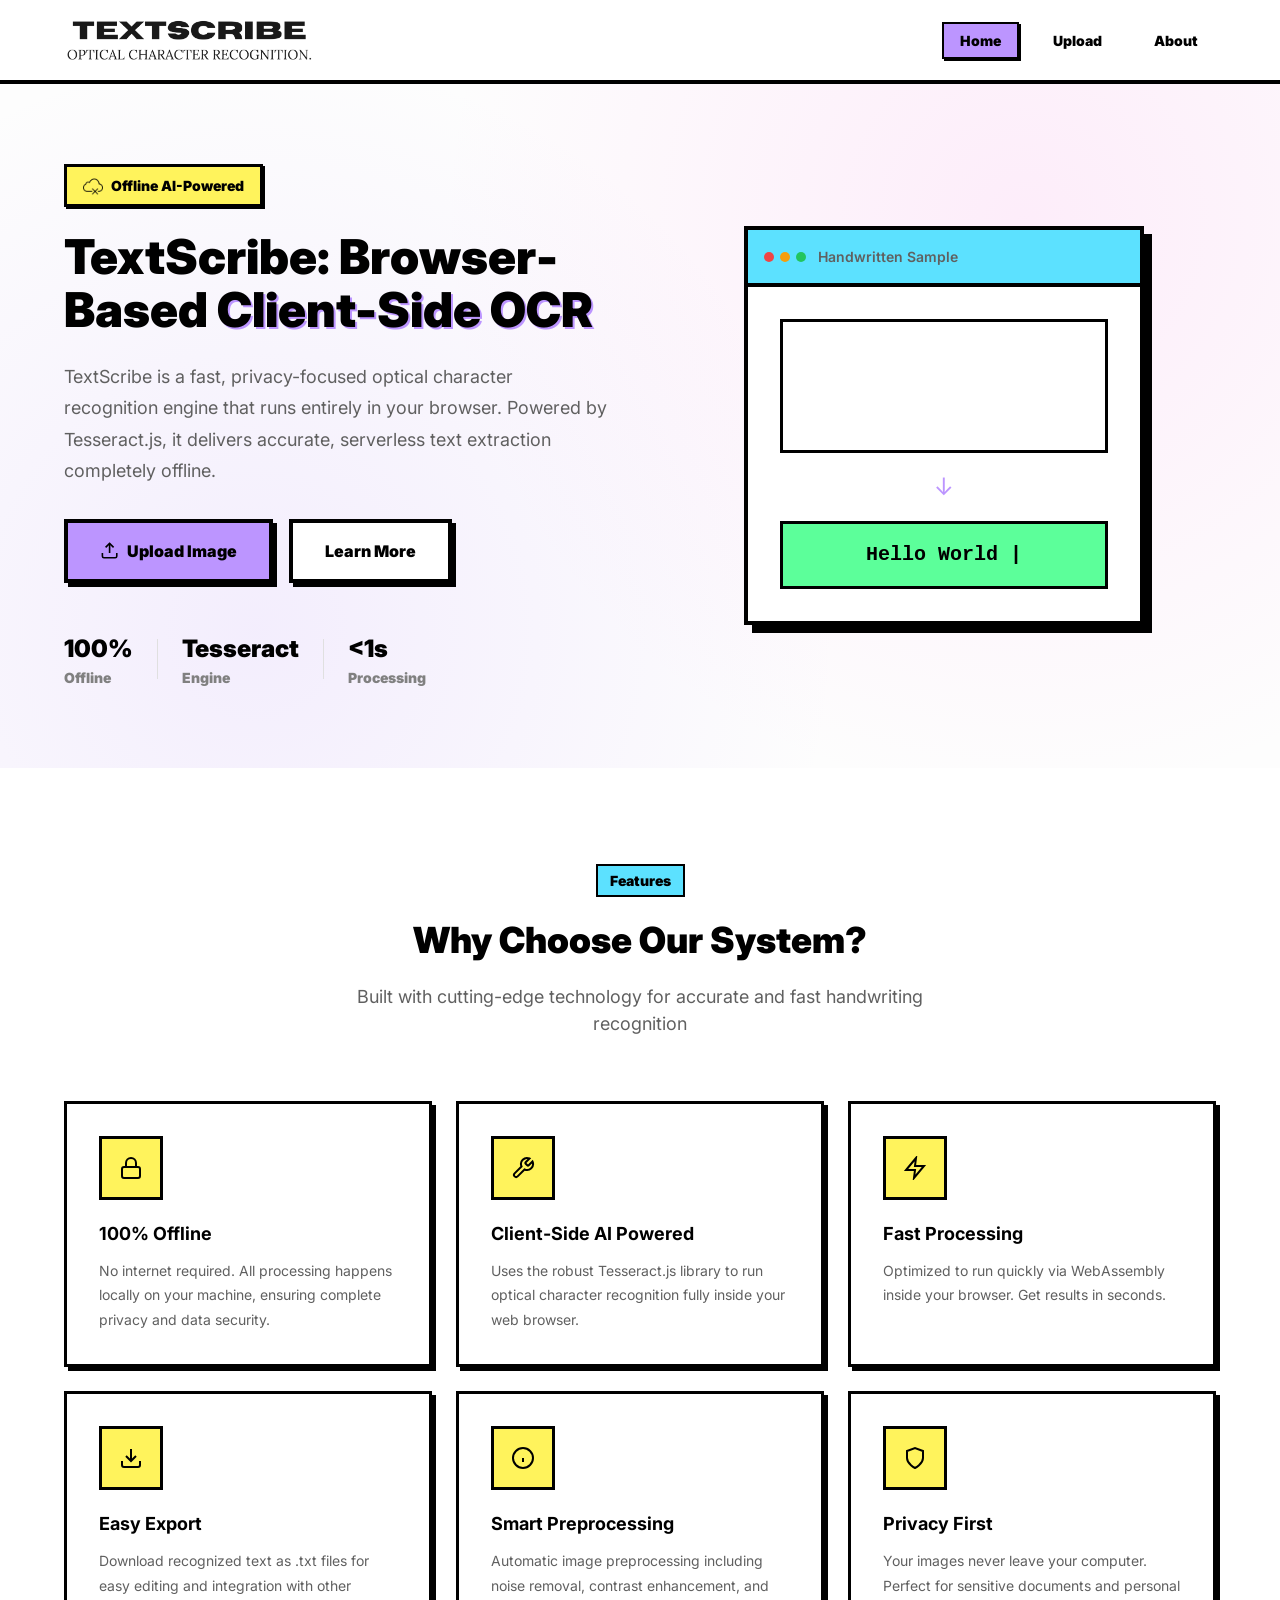
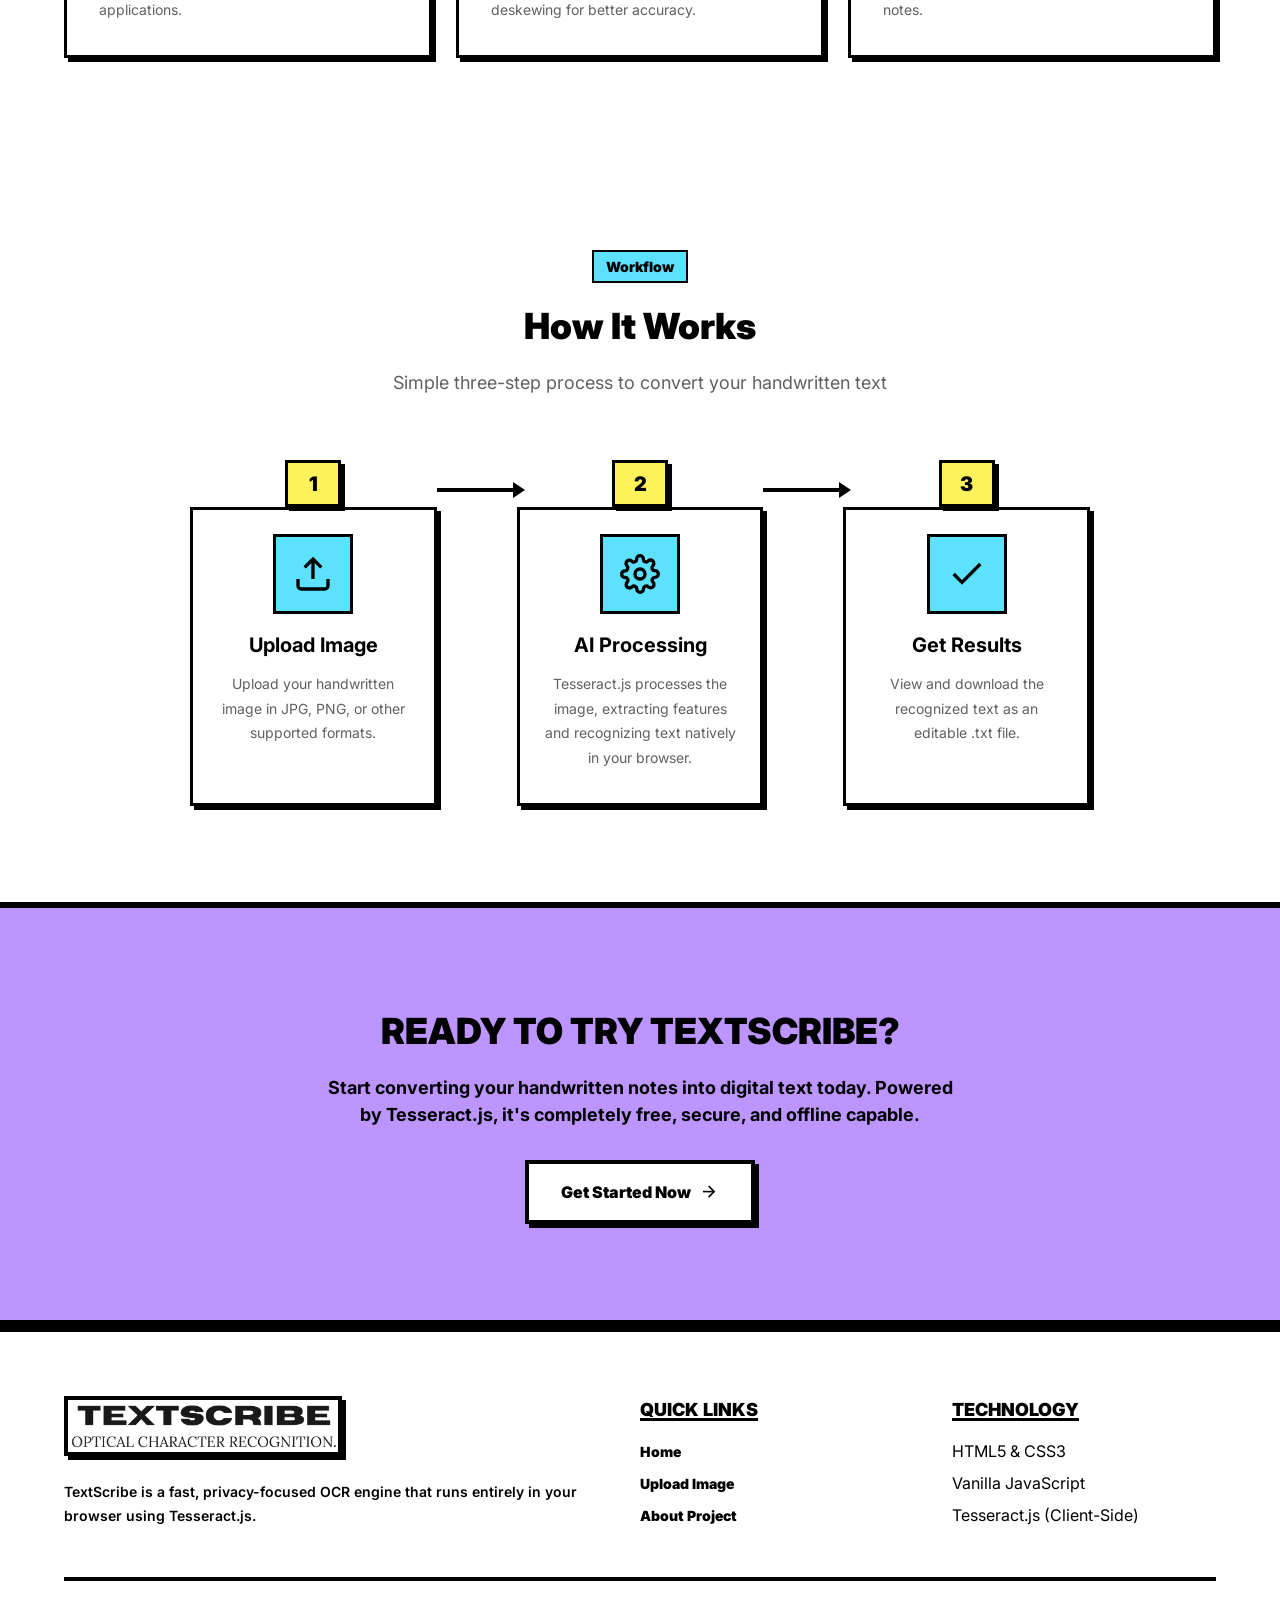
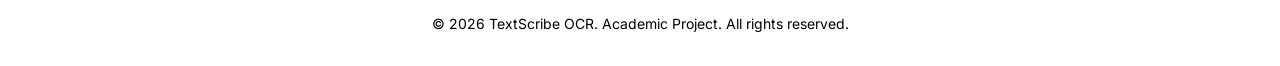
<file: index.html>
<!DOCTYPE html>
<html lang="en">

<head>
    <meta charset="UTF-8">
    <meta name="viewport" content="width=device-width, initial-scale=1.0">
    <meta name="description"
        content="TextScribe is a fast, privacy-focused optical character recognition engine that runs entirely in your browser using Tesseract.js.">
    <title>Home - TextScribe OCR</title>

    <!-- Google Fonts -->
    <link rel="preconnect" href="https://fonts.googleapis.com">
    <link rel="preconnect" href="https://fonts.gstatic.com" crossorigin>
    <link href="https://fonts.googleapis.com/css2?family=Inter:wght@300;400;500;600;700&display=swap" rel="stylesheet">

    <!-- Custom CSS -->
    <link rel="stylesheet" href="css/style.css">

    
</head>

<body>
    <!-- Navigation -->
    <nav class="navbar">
        <div class="container">
            <a href="index.html" class="nav-brand">
                <img src="assets/logo.png" alt="TextScribe OCR Logo"
                    class="nav-logo-img">
            </a>

            <button class="nav-toggle" id="navToggle" aria-label="Toggle navigation">
                <span></span>
                <span></span>
                <span></span>
            </button>

            <ul class="nav-menu" id="navMenu">
                <li class="nav-item">
                    <a href="index.html"
                        class="nav-link active">
                        Home
                    </a>
                </li>
                <li class="nav-item">
                    <a href="upload.html"
                        class="nav-link ">
                        Upload
                    </a>
                </li>
                <li class="nav-item">
                    <a href="about.html"
                        class="nav-link ">
                        About
                    </a>
                </li>

            </ul>
        </div>
    </nav>

    <!-- Main Content -->
    <main class="main-content">
        
<!-- Hero Section -->
<section class="hero">
    <div class="hero-bg-pattern"></div>
    <div class="container">
        <div class="hero-content">
            <div class="hero-badge">

                <span class="badge-icon">
                    <img src="assets/offline.png" alt="Offline"
                        style="width:20px; height:20px;">
                </span>
                <span>Offline AI-Powered</span>
            </div>
            <h1 class="hero-title">
                TextScribe: Browser-Based
                <span class="gradient-text">Client-Side OCR</span>
            </h1>
            <p class="hero-description">
                TextScribe is a fast, privacy-focused optical character recognition engine that runs entirely in your browser. Powered by Tesseract.js, it delivers accurate, serverless text extraction completely offline.
            </p>
            <div class="hero-actions">
                <a href="upload.html" class="btn btn-primary btn-lg">
                    <svg viewBox="0 0 24 24" fill="none" stroke="currentColor" stroke-width="2" width="20" height="20">
                        <path d="M21 15v4a2 2 0 0 1-2 2H5a2 2 0 0 1-2-2v-4" />
                        <polyline points="17 8 12 3 7 8" />
                        <line x1="12" y1="3" x2="12" y2="15" />
                    </svg>
                    Upload Image
                </a>
                <a href="about.html" class="btn btn-outline btn-lg">
                    Learn More
                </a>
            </div>

            <!-- Stats -->
            <div class="hero-stats">
                <div class="stat-item">
                    <span class="stat-value">100%</span>
                    <span class="stat-label">Offline</span>
                </div>
                <div class="stat-divider"></div>
                <div class="stat-item">
                    <span class="stat-value">Tesseract</span>
                    <span class="stat-label">Engine</span>
                </div>
                <div class="stat-divider"></div>
                <div class="stat-item">
                    <span class="stat-value">&lt;1s</span>
                    <span class="stat-label">Processing</span>
                </div>
            </div>
        </div>

        <!-- Hero Visual -->
        <div class="hero-visual">
            <div class="demo-card">
                <div class="demo-card-header">
                    <div class="demo-dots">
                        <span></span>
                        <span></span>
                        <span></span>
                    </div>
                    <span class="demo-title">Handwritten Sample</span>
                </div>
                <div class="demo-card-body">
                    <div class="handwriting-sample">
                        <svg viewBox="0 0 300 100" class="handwriting-svg">
                            <!-- Simulated handwritten text paths -->
                            <path class="handwriting-path" d="M10 50 Q 30 20, 50 50 T 90 50" />
                            <path class="handwriting-path" d="M100 40 Q 120 30, 130 45 T 150 50" />
                            <path class="handwriting-path" d="M160 45 Q 180 25, 200 45 T 240 50" />
                            <path class="handwriting-path" d="M250 40 Q 270 30, 290 45" />
                        </svg>
                    </div>
                    <div class="arrow-down">↓</div>
                    <div class="digital-output">
                        <span class="typing-text">Hello World</span>
                        <span class="cursor">|</span>
                    </div>
                </div>
            </div>
        </div>
    </div>
</section>

<!-- Features Section -->
<section class="features">
    <div class="container">
        <div class="section-header">
            <span class="section-tag">Features</span>
            <h2 class="section-title">Why Choose Our System?</h2>
            <p class="section-description">
                Built with cutting-edge technology for accurate and fast handwriting recognition
            </p>
        </div>

        <div class="features-grid">
            <div class="feature-card">
                <div class="feature-icon">
                    <svg viewBox="0 0 24 24" fill="none" stroke="currentColor" stroke-width="2">
                        <rect x="3" y="11" width="18" height="11" rx="2" ry="2" />
                        <path d="M7 11V7a5 5 0 0 1 10 0v4" />
                    </svg>
                </div>
                <h3 class="feature-title">100% Offline</h3>
                <p class="feature-description">
                    No internet required. All processing happens locally on your machine,
                    ensuring complete privacy and data security.
                </p>
            </div>

            <div class="feature-card">
                <div class="feature-icon">
                    <svg viewBox="0 0 24 24" fill="none" stroke="currentColor" stroke-width="2">
                        <path
                            d="M14.7 6.3a1 1 0 0 0 0 1.4l1.6 1.6a1 1 0 0 0 1.4 0l3.77-3.77a6 6 0 0 1-7.94 7.94l-6.91 6.91a2.12 2.12 0 0 1-3-3l6.91-6.91a6 6 0 0 1 7.94-7.94l-3.76 3.76z" />
                    </svg>
                </div>
                <h3 class="feature-title">Client-Side AI Powered</h3>
                <p class="feature-description">
                    Uses the robust Tesseract.js library to run optical character recognition
                    fully inside your web browser.
                </p>
            </div>

            <div class="feature-card">
                <div class="feature-icon">
                    <svg viewBox="0 0 24 24" fill="none" stroke="currentColor" stroke-width="2">
                        <path d="M13 2L3 14h9l-1 8 10-12h-9l1-8z" />
                    </svg>
                </div>
                <h3 class="feature-title">Fast Processing</h3>
                <p class="feature-description">
                    Optimized to run quickly via WebAssembly inside your browser.
                    Get results in seconds.
                </p>
            </div>

            <div class="feature-card">
                <div class="feature-icon">
                    <svg viewBox="0 0 24 24" fill="none" stroke="currentColor" stroke-width="2">
                        <path d="M21 15v4a2 2 0 0 1-2 2H5a2 2 0 0 1-2-2v-4" />
                        <polyline points="7 10 12 15 17 10" />
                        <line x1="12" y1="15" x2="12" y2="3" />
                    </svg>
                </div>
                <h3 class="feature-title">Easy Export</h3>
                <p class="feature-description">
                    Download recognized text as .txt files for easy editing
                    and integration with other applications.
                </p>
            </div>

            <div class="feature-card">
                <div class="feature-icon">
                    <svg viewBox="0 0 24 24" fill="none" stroke="currentColor" stroke-width="2">
                        <circle cx="12" cy="12" r="10" />
                        <line x1="12" y1="16" x2="12" y2="12" />
                        <line x1="12" y1="8" x2="12.01" y2="8" />
                    </svg>
                </div>
                <h3 class="feature-title">Smart Preprocessing</h3>
                <p class="feature-description">
                    Automatic image preprocessing including noise removal,
                    contrast enhancement, and deskewing for better accuracy.
                </p>
            </div>

            <div class="feature-card">
                <div class="feature-icon">
                    <svg viewBox="0 0 24 24" fill="none" stroke="currentColor" stroke-width="2">
                        <path d="M12 22s8-4 8-10V5l-8-3-8 3v7c0 6 8 10 8 10z" />
                    </svg>
                </div>
                <h3 class="feature-title">Privacy First</h3>
                <p class="feature-description">
                    Your images never leave your computer. Perfect for sensitive
                    documents and personal notes.
                </p>
            </div>
        </div>
    </div>
</section>

<!-- How It Works Section -->
<section class="how-it-works">
    <div class="container">
        <div class="section-header">
            <span class="section-tag">Workflow</span>
            <h2 class="section-title">How It Works</h2>
            <p class="section-description">
                Simple three-step process to convert your handwritten text
            </p>
        </div>

        <div class="steps">
            <div class="step">
                <div class="step-number">1</div>
                <div class="step-content">
                    <div class="step-icon">
                        <svg viewBox="0 0 24 24" fill="none" stroke="currentColor" stroke-width="2">
                            <path d="M21 15v4a2 2 0 0 1-2 2H5a2 2 0 0 1-2-2v-4" />
                            <polyline points="17 8 12 3 7 8" />
                            <line x1="12" y1="3" x2="12" y2="15" />
                        </svg>
                    </div>
                    <h3 class="step-title">Upload Image</h3>
                    <p class="step-description">
                        Upload your handwritten image in JPG, PNG, or other supported formats.
                    </p>
                </div>
            </div>

            <div class="step-connector"></div>

            <div class="step">
                <div class="step-number">2</div>
                <div class="step-content">
                    <div class="step-icon">
                        <svg viewBox="0 0 24 24" fill="none" stroke="currentColor" stroke-width="2">
                            <circle cx="12" cy="12" r="3" />
                            <path
                                d="M19.4 15a1.65 1.65 0 0 0 .33 1.82l.06.06a2 2 0 0 1 0 2.83 2 2 0 0 1-2.83 0l-.06-.06a1.65 1.65 0 0 0-1.82-.33 1.65 1.65 0 0 0-1 1.51V21a2 2 0 0 1-2 2 2 2 0 0 1-2-2v-.09A1.65 1.65 0 0 0 9 19.4a1.65 1.65 0 0 0-1.82.33l-.06.06a2 2 0 0 1-2.83 0 2 2 0 0 1 0-2.83l.06-.06a1.65 1.65 0 0 0 .33-1.82 1.65 1.65 0 0 0-1.51-1H3a2 2 0 0 1-2-2 2 2 0 0 1 2-2h.09A1.65 1.65 0 0 0 4.6 9a1.65 1.65 0 0 0-.33-1.82l-.06-.06a2 2 0 0 1 0-2.83 2 2 0 0 1 2.83 0l.06.06a1.65 1.65 0 0 0 1.82.33H9a1.65 1.65 0 0 0 1-1.51V3a2 2 0 0 1 2-2 2 2 0 0 1 2 2v.09a1.65 1.65 0 0 0 1 1.51 1.65 1.65 0 0 0 1.82-.33l.06-.06a2 2 0 0 1 2.83 0 2 2 0 0 1 0 2.83l-.06.06a1.65 1.65 0 0 0-.33 1.82V9a1.65 1.65 0 0 0 1.51 1H21a2 2 0 0 1 2 2 2 2 0 0 1-2 2h-.09a1.65 1.65 0 0 0-1.51 1z" />
                        </svg>
                    </div>
                    <h3 class="step-title">AI Processing</h3>
                    <p class="step-description">
                        Tesseract.js processes the image, extracting features and recognizing text natively in your browser.
                    </p>
                </div>
            </div>

            <div class="step-connector"></div>

            <div class="step">
                <div class="step-number">3</div>
                <div class="step-content">
                    <div class="step-icon">
                        <svg viewBox="0 0 24 24" fill="none" stroke="currentColor" stroke-width="2">
                            <polyline points="20 6 9 17 4 12" />
                        </svg>
                    </div>
                    <h3 class="step-title">Get Results</h3>
                    <p class="step-description">
                        View and download the recognized text as an editable .txt file.
                    </p>
                </div>
            </div>
        </div>
    </div>
</section>

<!-- CTA Section -->
<section class="cta">
    <div class="container">
        <div class="cta-content">
            <h2 class="cta-title">Ready to Try TextScribe?</h2>
            <p class="cta-description">
                Start converting your handwritten notes into digital text today.
                Powered by Tesseract.js, it's completely free, secure, and offline capable.
            </p>
            <a href="upload.html" class="btn btn-white btn-lg">
                Get Started Now
                <svg viewBox="0 0 24 24" fill="none" stroke="currentColor" stroke-width="2" width="20" height="20">
                    <line x1="5" y1="12" x2="19" y2="12" />
                    <polyline points="12 5 19 12 12 19" />
                </svg>
            </a>
        </div>
    </div>
</section>

    </main>

    <!-- Footer -->
    <footer class="footer">
        <div class="container">
            <div class="footer-content">
                <div class="footer-section">
                    <img src="assets/logo.png" alt="TextScribe OCR Logo"
                        class="footer-logo-img">
                    <p>TextScribe is a fast, privacy-focused OCR engine that runs entirely in your browser using Tesseract.js.</p>
                </div>
                <div class="footer-section">
                    <h4>Quick Links</h4>
                    <ul>
                        <li><a href="index.html">Home</a></li>
                        <li><a href="upload.html">Upload Image</a></li>
                        <li><a href="about.html">About Project</a></li>
                    </ul>
                </div>
                <div class="footer-section">
                    <h4>Technology</h4>
                    <ul>
                        <li>HTML5 & CSS3</li>
                        <li>Vanilla JavaScript</li>
                        <li>Tesseract.js (Client-Side)</li>
                    </ul>
                </div>
            </div>
            <div class="footer-bottom">
                <p>&copy; 2026 TextScribe OCR. Academic Project. All rights reserved.</p>
            </div>
        </div>
    </footer>

    <!-- Toast Container for Notifications -->
    <div class="toast-container" id="toastContainer"></div>

    <!-- Loading Overlay -->
    <div class="loading-overlay" id="loadingOverlay">
        <div class="loading-spinner">
            <div class="spinner"></div>
            <p>Processing your image...</p>
        </div>
    </div>

    <!-- Common JavaScript -->
    <script src="js/main.js"></script>

    
</body>

</html>
</file>
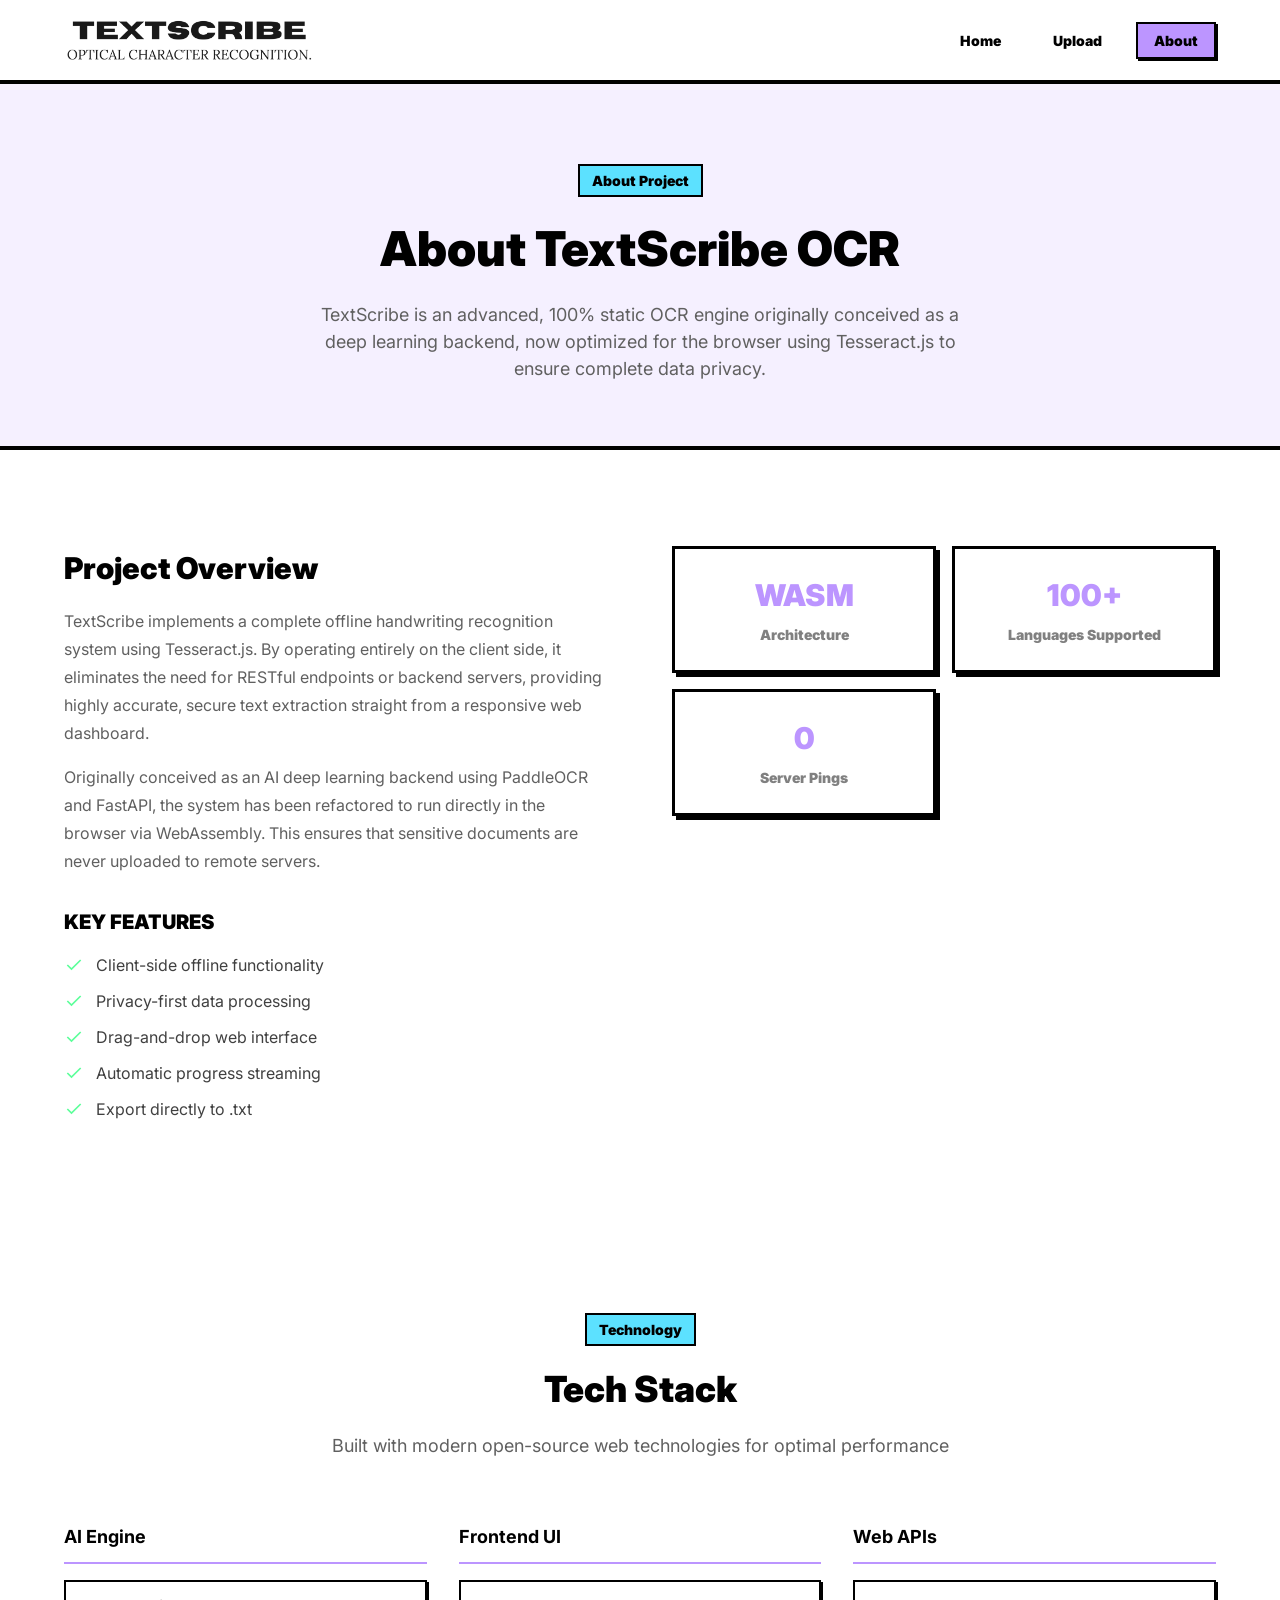
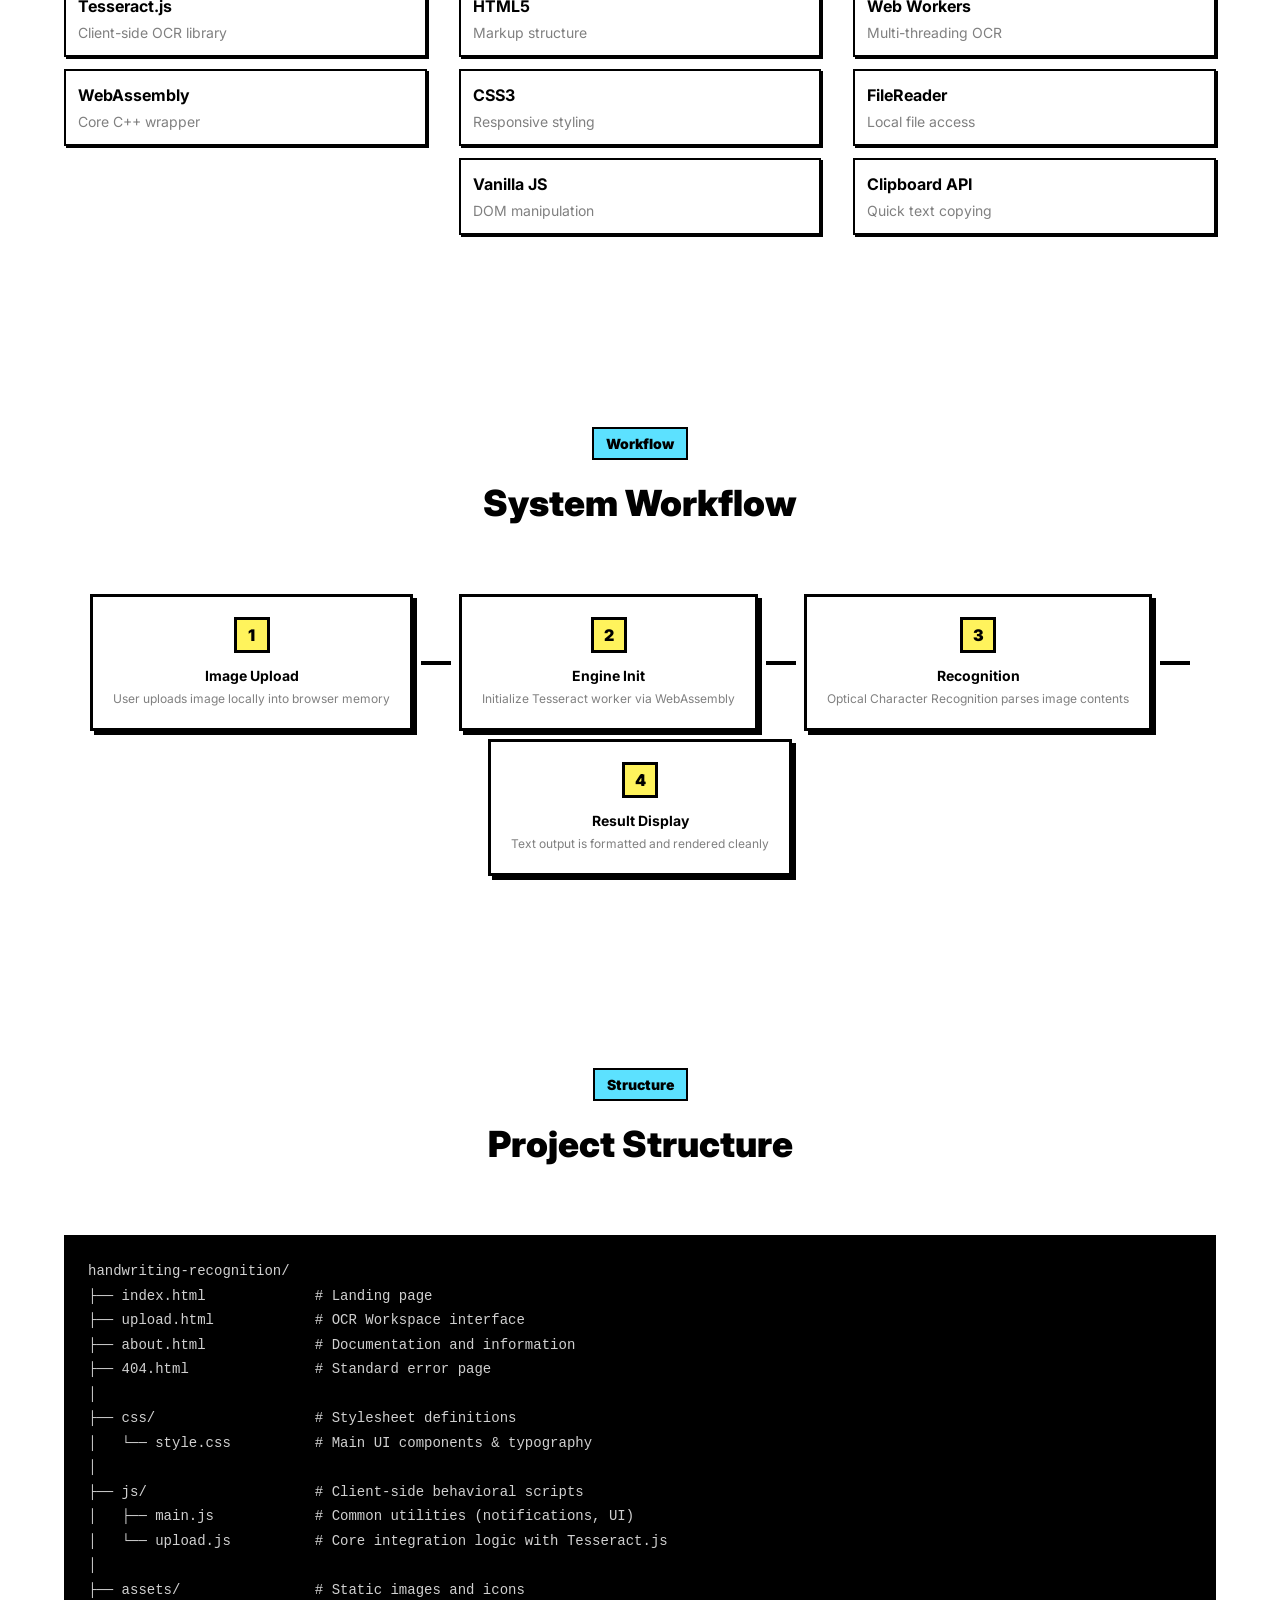
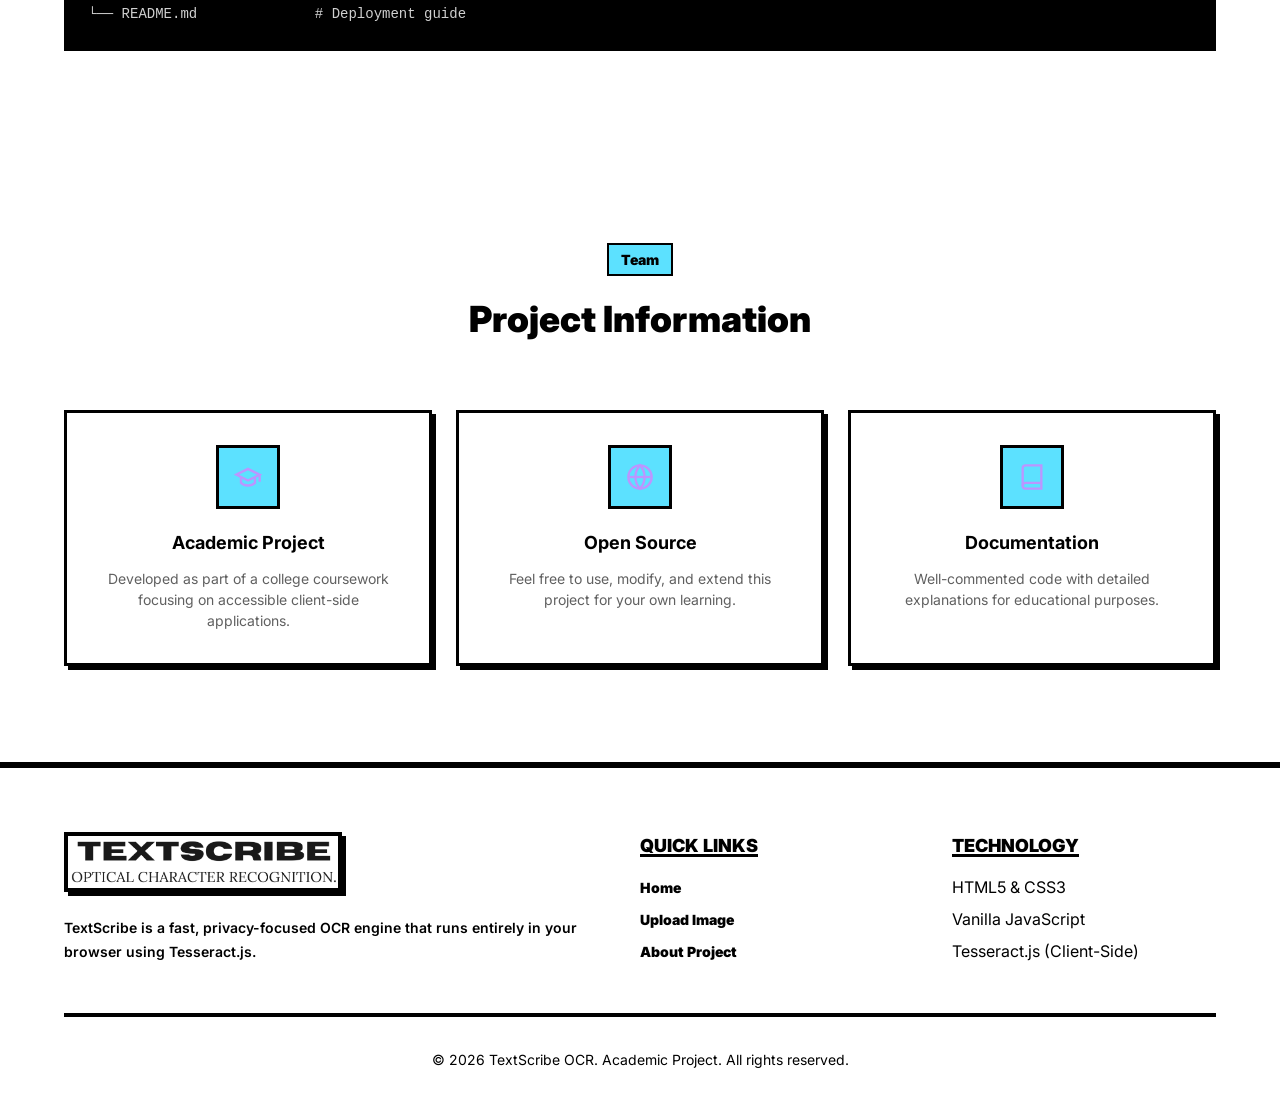
<file: about.html>
<!DOCTYPE html>
<html lang="en">

<head>
    <meta charset="UTF-8">
    <meta name="viewport" content="width=device-width, initial-scale=1.0">
    <meta name="description"
        content="TextScribe is a fast, privacy-focused optical character recognition engine that runs entirely in your browser using Tesseract.js.">
    <title>About - TextScribe OCR</title>

    <!-- Google Fonts -->
    <link rel="preconnect" href="https://fonts.googleapis.com">
    <link rel="preconnect" href="https://fonts.gstatic.com" crossorigin>
    <link href="https://fonts.googleapis.com/css2?family=Inter:wght@300;400;500;600;700&display=swap" rel="stylesheet">

    <!-- Custom CSS -->
    <link rel="stylesheet" href="css/style.css">


</head>

<body>
    <!-- Navigation -->
    <nav class="navbar">
        <div class="container">
            <a href="index.html" class="nav-brand">
                <img src="assets/logo.png" alt="TextScribe OCR Logo" class="nav-logo-img">
            </a>

            <button class="nav-toggle" id="navToggle" aria-label="Toggle navigation">
                <span></span>
                <span></span>
                <span></span>
            </button>

            <ul class="nav-menu" id="navMenu">
                <li class="nav-item">
                    <a href="index.html" class="nav-link ">
                        Home
                    </a>
                </li>
                <li class="nav-item">
                    <a href="upload.html" class="nav-link ">
                        Upload
                    </a>
                </li>
                <li class="nav-item">
                    <a href="about.html" class="nav-link active">
                        About
                    </a>
                </li>

            </ul>
        </div>
    </nav>

    <!-- Main Content -->
    <main class="main-content">

        <!-- About Hero -->
        <section class="about-hero">
            <div class="container">
                <div class="about-hero-content">
                    <span class="section-tag">About Project</span>
                    <h1 class="about-hero-title">About TextScribe OCR</h1>
                    <p class="about-hero-description">
                        TextScribe is an advanced, 100% static OCR engine originally conceived as a deep learning backend, now optimized for the browser using Tesseract.js to ensure complete data privacy.
                    </p>
                </div>
            </div>
        </section>

        <!-- Project Overview -->
        <section class="project-overview">
            <div class="container">
                <div class="overview-grid">
                    <div class="overview-content">
                        <h2>Project Overview</h2>
                        <p>
                            TextScribe implements a complete offline handwriting recognition system using Tesseract.js. By operating entirely on the client side, it eliminates the need for RESTful endpoints or backend servers, providing highly accurate, secure text extraction straight from a responsive web dashboard.
                        </p>
                        <p>
                            Originally conceived as an AI deep learning backend using PaddleOCR and FastAPI, the system has been refactored to run directly in the browser via WebAssembly. This ensures that sensitive documents are never uploaded to remote servers.
                        </p>

                        <h3>Key Features</h3>
                        <ul class="feature-list">
                            <li>
                                <svg viewBox="0 0 24 24" fill="none" stroke="currentColor" stroke-width="2">
                                    <polyline points="20 6 9 17 4 12" />
                                </svg>
                                Client-side offline functionality
                            </li>
                            <li>
                                <svg viewBox="0 0 24 24" fill="none" stroke="currentColor" stroke-width="2">
                                    <polyline points="20 6 9 17 4 12" />
                                </svg>
                                Privacy-first data processing
                            </li>
                            <li>
                                <svg viewBox="0 0 24 24" fill="none" stroke="currentColor" stroke-width="2">
                                    <polyline points="20 6 9 17 4 12" />
                                </svg>
                                Drag-and-drop web interface
                            </li>
                            <li>
                                <svg viewBox="0 0 24 24" fill="none" stroke="currentColor" stroke-width="2">
                                    <polyline points="20 6 9 17 4 12" />
                                </svg>
                                Automatic progress streaming
                            </li>
                            <li>
                                <svg viewBox="0 0 24 24" fill="none" stroke="currentColor" stroke-width="2">
                                    <polyline points="20 6 9 17 4 12" />
                                </svg>
                                Export directly to .txt
                            </li>
                        </ul>
                    </div>

                    <div class="overview-stats">
                        <div class="stat-card">
                            <span class="stat-number">WASM</span>
                            <span class="stat-label">Architecture</span>
                        </div>
                        <div class="stat-card">
                            <span class="stat-number">100+</span>
                            <span class="stat-label">Languages Supported</span>
                        </div>
                        <div class="stat-card">
                            <span class="stat-number">0</span>
                            <span class="stat-label">Server Pings</span>
                        </div>
                    </div>
                </div>
            </div>
        </section>

        <!-- Tech Stack Section -->
        <section class="tech-stack-section">
            <div class="container">
                <div class="section-header">
                    <span class="section-tag">Technology</span>
                    <h2 class="section-title">Tech Stack</h2>
                    <p class="section-description">
                        Built with modern open-source web technologies for optimal performance
                    </p>
                </div>

                <div class="tech-categories">
                    <div class="tech-category">
                        <h4>AI Engine</h4>
                        <div class="tech-items">
                            <div class="tech-item">
                                <span class="tech-name">Tesseract.js</span>
                                <span class="tech-desc">Client-side OCR library</span>
                            </div>
                            <div class="tech-item">
                                <span class="tech-name">WebAssembly</span>
                                <span class="tech-desc">Core C++ wrapper</span>
                            </div>
                        </div>
                    </div>

                    <div class="tech-category">
                        <h4>Frontend UI</h4>
                        <div class="tech-items">
                            <div class="tech-item">
                                <span class="tech-name">HTML5</span>
                                <span class="tech-desc">Markup structure</span>
                            </div>
                            <div class="tech-item">
                                <span class="tech-name">CSS3</span>
                                <span class="tech-desc">Responsive styling</span>
                            </div>
                            <div class="tech-item">
                                <span class="tech-name">Vanilla JS</span>
                                <span class="tech-desc">DOM manipulation</span>
                            </div>
                        </div>
                    </div>

                    <div class="tech-category">
                        <h4>Web APIs</h4>
                        <div class="tech-items">
                            <div class="tech-item">
                                <span class="tech-name">Web Workers</span>
                                <span class="tech-desc">Multi-threading OCR</span>
                            </div>
                            <div class="tech-item">
                                <span class="tech-name">FileReader</span>
                                <span class="tech-desc">Local file access</span>
                            </div>
                            <div class="tech-item">
                                <span class="tech-name">Clipboard API</span>
                                <span class="tech-desc">Quick text copying</span>
                            </div>
                        </div>
                    </div>
                </div>
            </div>
        </section>

        <!-- Workflow Section -->
        <section class="workflow-section">
            <div class="container">
                <div class="section-header">
                    <span class="section-tag">Workflow</span>
                    <h2 class="section-title">System Workflow</h2>
                </div>

                <div class="workflow-diagram">
                    <div class="workflow-step">
                        <div class="step-badge">1</div>
                        <h4>Image Upload</h4>
                        <p>User uploads image locally into browser memory</p>
                    </div>

                    <div class="workflow-connector"></div>

                    <div class="workflow-step">
                        <div class="step-badge">2</div>
                        <h4>Engine Init</h4>
                        <p>Initialize Tesseract worker via WebAssembly</p>
                    </div>

                    <div class="workflow-connector"></div>

                    <div class="workflow-step">
                        <div class="step-badge">3</div>
                        <h4>Recognition</h4>
                        <p>Optical Character Recognition parses image contents</p>
                    </div>

                    <div class="workflow-connector"></div>

                    <div class="workflow-step">
                        <div class="step-badge">4</div>
                        <h4>Result Display</h4>
                        <p>Text output is formatted and rendered cleanly</p>
                    </div>
                </div>
            </div>
        </section>

        <!-- Folder Structure -->
        <section class="folder-structure-section">
            <div class="container">
                <div class="section-header">
                    <span class="section-tag">Structure</span>
                    <h2 class="section-title">Project Structure</h2>
                </div>

                <div class="code-block">
                    <pre class="small-code-block"><code>handwriting-recognition/
├── index.html             # Landing page
├── upload.html            # OCR Workspace interface
├── about.html             # Documentation and information
├── 404.html               # Standard error page
│
├── css/                   # Stylesheet definitions
│   └── style.css          # Main UI components & typography
│
├── js/                    # Client-side behavioral scripts
│   ├── main.js            # Common utilities (notifications, UI)
│   └── upload.js          # Core integration logic with Tesseract.js
│
├── assets/                # Static images and icons
└── README.md              # Deployment guide</code></pre>
                </div>
            </div>
        </section>

        <!-- Developers Section -->
        <section class="developers-section">
            <div class="container">
                <div class="section-header">
                    <span class="section-tag">Team</span>
                    <h2 class="section-title">Project Information</h2>
                </div>

                <div class="info-cards">
                    <div class="info-card">
                        <div class="info-icon">
                            <svg viewBox="0 0 24 24" fill="none" stroke="currentColor" stroke-width="2">
                                <path d="M22 10v6M2 10l10-5 10 5-10 5z" />
                                <path d="M6 12v5c3 3 9 3 12 0v-5" />
                            </svg>
                        </div>
                        <h4>Academic Project</h4>
                        <p>Developed as part of a college coursework focusing on accessible client-side applications.</p>
                    </div>

                    <div class="info-card">
                        <div class="info-icon">
                            <svg viewBox="0 0 24 24" fill="none" stroke="currentColor" stroke-width="2">
                                <circle cx="12" cy="12" r="10" />
                                <line x1="2" y1="12" x2="22" y2="12" />
                                <path
                                    d="M12 2a15.3 15.3 0 0 1 4 10 15.3 15.3 0 0 1-4 10 15.3 15.3 0 0 1-4-10 15.3 15.3 0 0 1 4-10z" />
                            </svg>
                        </div>
                        <h4>Open Source</h4>
                        <p>Feel free to use, modify, and extend this project for your own learning.</p>
                    </div>

                    <div class="info-card">
                        <div class="info-icon">
                            <svg viewBox="0 0 24 24" fill="none" stroke="currentColor" stroke-width="2">
                                <path d="M4 19.5A2.5 2.5 0 0 1 6.5 17H20" />
                                <path d="M6.5 2H20v20H6.5A2.5 2.5 0 0 1 4 19.5v-15A2.5 2.5 0 0 1 6.5 2z" />
                            </svg>
                        </div>
                        <h4>Documentation</h4>
                        <p>Well-commented code with detailed explanations for educational purposes.</p>
                    </div>
                </div>
            </div>
        </section>

    </main>

    <!-- Footer -->
    <footer class="footer">
        <div class="container">
            <div class="footer-content">
                <div class="footer-section">
                    <img src="assets/logo.png" alt="TextScribe OCR Logo" class="footer-logo-img">
                    <p>TextScribe is a fast, privacy-focused OCR engine that runs entirely in your browser using Tesseract.js.</p>
                </div>
                <div class="footer-section">
                    <h4>Quick Links</h4>
                    <ul>
                        <li><a href="index.html">Home</a></li>
                        <li><a href="upload.html">Upload Image</a></li>
                        <li><a href="about.html">About Project</a></li>
                    </ul>
                </div>
                <div class="footer-section">
                    <h4>Technology</h4>
                    <ul>
                        <li>HTML5 & CSS3</li>
                        <li>Vanilla JavaScript</li>
                        <li>Tesseract.js (Client-Side)</li>
                    </ul>
                </div>
            </div>
            <div class="footer-bottom">
                <p>&copy; 2026 TextScribe OCR. Academic Project. All rights reserved.</p>
            </div>
        </div>
    </footer>

    <!-- Toast Container for Notifications -->
    <div class="toast-container" id="toastContainer"></div>

    <!-- Loading Overlay -->
    <div class="loading-overlay" id="loadingOverlay">
        <div class="loading-spinner">
            <div class="spinner"></div>
            <p>Processing your image...</p>
        </div>
    </div>

    <!-- Common JavaScript -->
    <script src="js/main.js"></script>

</body>

</html>
</file>
<file: css/style.css>
/*
 * Handwriting Recognition System - Stylesheet
 * ===========================================
 * 
 * A modern, clean design for the handwriting recognition web application.
 * Features responsive design, smooth animations, and accessibility.
 */

/* ==========================================================================
   CSS Variables
   ========================================================================== */

:root {
    /* Neo-Brutalism Colors */
    --primary: #bc95ff;
    /* Vibrant Purple */
    --primary-dark: #a37df0;
    --primary-light: #d4bcff;
    --primary-50: #f5f0ff;

    --secondary: #ff90e8;
    /* Vibrant Pink */
    --secondary-dark: #eb7ed4;

    --accent-yellow: #fff35c;
    --accent-cyan: #5ce1ff;
    --accent-green: #5cff9a;

    --success: #5cff9a;
    --warning: #fff35c;
    --error: #ff5c5c;

    --gray-50: #ffffff;
    --gray-100: #f0f0f0;
    --gray-200: #e0e0e0;
    --gray-300: #d0d0d0;
    --gray-400: #a0a0a0;
    --gray-500: #808080;
    --gray-600: #606060;
    --gray-700: #404040;
    --gray-800: #202020;
    --gray-900: #000000;

    --white: #ffffff;
    --black: #000000;

    /* Neo-Brutalism Specifics */
    --border-width: 3px;
    --neo-border: var(--border-width) solid var(--black);
    --neo-shadow: 4px 4px 0px 0px var(--black);
    --neo-shadow-hover: 2px 2px 0px 0px var(--black);
    --neo-shadow-lg: 8px 8px 0px 0px var(--black);

    /* Typography */
    --font-family: 'Inter', -apple-system, BlinkMacSystemFont, 'Segoe UI', Roboto, sans-serif;
    --font-mono: 'JetBrains Mono', 'Fira Code', monospace;

    --font-size-xs: 0.75rem;
    --font-size-sm: 0.875rem;
    --font-size-base: 1rem;
    --font-size-lg: 1.125rem;
    --font-size-xl: 1.25rem;
    --font-size-2xl: 1.5rem;
    --font-size-3xl: 1.875rem;
    --font-size-4xl: 2.25rem;
    --font-size-5xl: 3rem;

    --font-weight-light: 300;
    --font-weight-normal: 400;
    --font-weight-medium: 600;
    /* Increased for Neo-Brutalism */
    --font-weight-semibold: 700;
    --font-weight-bold: 900;
    /* Extra bold for Neo-Brutalism */

    --line-height-tight: 1.1;
    --line-height-normal: 1.5;
    --line-height-relaxed: 1.75;

    /* Spacing */
    --space-1: 0.25rem;
    --space-2: 0.5rem;
    --space-3: 0.75rem;
    --space-4: 1rem;
    --space-5: 1.25rem;
    --space-6: 1.5rem;
    --space-8: 2rem;
    --space-10: 2.5rem;
    --space-12: 3rem;
    --space-16: 4rem;
    --space-20: 5rem;
    --space-24: 6rem;

    /* Border Radius - Neo-Brutalism often uses sharp or very consistent small radius */
    --radius-sm: 0px;
    --radius-md: 0px;
    --radius-lg: 0px;
    --radius-xl: 0px;
    --radius-2xl: 0px;
    --radius-3xl: 0px;
    --radius-full: 9999px;

    /* Transitions */
    --transition-fast: 100ms ease;
    --transition-base: 200ms ease;

    /* Container */
    --container-max: 1200px;
    --container-padding: 1.5rem;
}

/* ==========================================================================
   Reset & Base Styles
   ========================================================================== */

*,
*::before,
*::after {
    box-sizing: border-box;
    margin: 0;
    padding: 0;
}

html {
    scroll-behavior: smooth;
    -webkit-font-smoothing: antialiased;
    -moz-osx-font-smoothing: grayscale;
}

.hidden {
    display: none !important;
}

body {
    font-family: var(--font-family);
    font-size: var(--font-size-base);
    line-height: var(--line-height-normal);
    color: var(--black);
    background-color: #fafafa;
    min-height: 100vh;
    display: flex;
    flex-direction: column;
}

img,
picture,
video,
canvas,
svg {
    display: block;
    max-width: 100%;
}

input,
button,
textarea,
select {
    font: inherit;
    color: inherit;
}

button {
    cursor: pointer;
    border: none;
    background: none;
}

a {
    color: inherit;
    text-decoration: none;
}

ul,
ol {
    list-style: none;
}

/* ==========================================================================
   Utility Classes
   ========================================================================== */

.container {
    width: 100%;
    max-width: var(--container-max);
    margin: 0 auto;
    padding: 0 var(--container-padding);
}

.gradient-text {
    background: none;
    -webkit-text-fill-color: initial;
    background-clip: initial;
    color: var(--black);
    text-shadow: 2px 2px 0px var(--primary);
}

/* ==========================================================================
   Buttons
   ========================================================================== */

.btn {
    display: inline-flex;
    align-items: center;
    justify-content: center;
    gap: var(--space-2);
    padding: var(--space-3) var(--space-5);
    font-size: var(--font-size-sm);
    font-weight: var(--font-weight-bold);
    border: var(--neo-border);
    border-radius: var(--radius-lg);
    transition: all var(--transition-fast);
    white-space: nowrap;
    position: relative;
    top: 0;
    left: 0;
}

.btn svg {
    width: 1.2em;
    height: 1.2em;
    flex-shrink: 0;
}

.btn-primary {
    background: var(--primary);
    color: var(--black);
    box-shadow: var(--neo-shadow);
}

.btn-primary:hover {
    transform: none;
    top: 2px;
    left: 2px;
    box-shadow: var(--neo-shadow-hover);
}

.btn-primary:active {
    top: 4px;
    left: 4px;
    box-shadow: none;
}

.btn-primary:disabled {
    opacity: 0.6;
    cursor: not-allowed;
    top: 0;
    left: 0;
    box-shadow: var(--neo-shadow);
}

.btn-outline {
    background: var(--white);
    color: var(--black);
    border: var(--neo-border);
    box-shadow: var(--neo-shadow);
}

.btn-outline:hover {
    background: var(--accent-cyan);
    top: 2px;
    left: 2px;
    box-shadow: var(--neo-shadow-hover);
}

.btn-outline:active {
    top: 4px;
    left: 4px;
    box-shadow: none;
}

.btn-white {
    background: var(--white);
    color: var(--black);
    border: var(--neo-border);
    box-shadow: var(--neo-shadow);
}

.btn-white:hover {
    background: var(--accent-yellow);
    top: 2px;
    left: 2px;
    box-shadow: var(--neo-shadow-hover);
}

.btn-white:active {
    top: 4px;
    left: 4px;
    box-shadow: none;
}

.btn-lg {
    padding: var(--space-4) var(--space-8);
    font-size: var(--font-size-base);
    border-width: 4px;
}

/* ==========================================================================
   Navigation
   ========================================================================== */

.navbar {
    position: sticky;
    top: 0;
    z-index: 100;
    background: var(--white);
    border-bottom: 4px solid var(--black);
}

.navbar .container {
    display: flex;
    align-items: center;
    justify-content: space-between;
    height: 80px;
    /* Taller navbar */
}

.nav-brand {
    display: flex;
    align-items: center;
    gap: var(--space-2);
    font-weight: var(--font-weight-bold);
    font-size: var(--font-size-xl);
    color: var(--black);
    text-transform: uppercase;
}

.nav-logo-img {
    height: 48px;
    width: auto;
    object-fit: contain;
}

.nav-brand-text {
    /* Keep text for now, but style it */
}

.nav-logo {
    display: none;
}

.nav-menu {
    display: flex;
    align-items: center;
    gap: var(--space-4);
}

.nav-link {
    padding: var(--space-2) var(--space-4);
    font-size: var(--font-size-sm);
    font-weight: var(--font-weight-bold);
    color: var(--black);
    border: 2px solid transparent;
    transition: all var(--transition-fast);
}

.nav-link:hover {
    background: var(--accent-cyan);
    border: 2px solid var(--black);
    box-shadow: 2px 2px 0px var(--black);
}

.nav-link.active {
    background: var(--primary);
    border: 2px solid var(--black);
    box-shadow: 2px 2px 0px var(--black);
}

.nav-toggle {
    display: none;
    flex-direction: column;
    gap: 4px;
    padding: var(--space-2);
}

.nav-toggle span {
    display: block;
    width: 24px;
    height: 2px;
    background: var(--gray-700);
    transition: all var(--transition-fast);
}

/* ==========================================================================
   Hero Section
   ========================================================================== */

.hero {
    position: relative;
    padding: var(--space-20) 0;
    overflow: hidden;
    background-color: #fdfdfd;
}

.hero-bg-pattern {
    position: absolute;
    inset: 0;
    background-image:
        radial-gradient(circle at 20% 80%, rgba(188, 149, 255, 0.15) 0%, transparent 50%),
        radial-gradient(circle at 80% 20%, rgba(255, 144, 232, 0.15) 0%, transparent 50%);
    pointer-events: none;
    background-color: #fdfdfd;
    z-index: 0;
}

.hero .container {
    display: grid;
    grid-template-columns: 1fr 1fr;
    gap: var(--space-16);
    align-items: center;
    position: relative;
    z-index: 1;
}

.hero-content {
    max-width: 560px;
}

.hero-badge {
    display: inline-flex;
    align-items: center;
    gap: var(--space-2);
    padding: var(--space-2) var(--space-4);
    background: var(--accent-yellow);
    border: var(--neo-border);
    box-shadow: 2px 2px 0px var(--black);
    font-size: var(--font-size-sm);
    font-weight: var(--font-weight-bold);
    color: var(--black);
    margin-bottom: var(--space-6);
}

.hero-title {
    font-size: var(--font-size-5xl);
    font-weight: var(--font-weight-bold);
    line-height: var(--line-height-tight);
    color: var(--gray-900);
    margin-bottom: var(--space-6);
}

.hero-description {
    font-size: var(--font-size-lg);
    color: var(--gray-600);
    line-height: var(--line-height-relaxed);
    margin-bottom: var(--space-8);
}

.hero-actions {
    display: flex;
    gap: var(--space-4);
    margin-bottom: var(--space-12);
}

.hero-stats {
    display: flex;
    align-items: center;
    gap: var(--space-6);
}

.stat-item {
    display: flex;
    flex-direction: column;
}

.stat-value {
    font-size: var(--font-size-2xl);
    font-weight: var(--font-weight-bold);
    color: var(--gray-900);
}

.stat-label {
    font-size: var(--font-size-sm);
    font-weight: var(--font-weight-bold);
    color: var(--black);
}

.stat-divider {
    width: 1px;
    height: 40px;
    background: var(--gray-200);
}

/* Hero Visual */
.hero-visual {
    display: flex;
    justify-content: center;
}

.demo-card {
    background: var(--white);
    border: 4px solid var(--black);
    box-shadow: var(--neo-shadow-lg);
    overflow: hidden;
    width: 100%;
    max-width: 400px;
}

.demo-card-header {
    display: flex;
    align-items: center;
    gap: var(--space-3);
    padding: var(--space-4);
    background: var(--accent-cyan);
    border-bottom: 4px solid var(--black);
}

.demo-dots {
    display: flex;
    gap: 6px;
}

.demo-dots span {
    width: 10px;
    height: 10px;
    border-radius: var(--radius-full);
}

.demo-dots span:nth-child(1) {
    background: #ef4444;
}

.demo-dots span:nth-child(2) {
    background: #f59e0b;
}

.demo-dots span:nth-child(3) {
    background: #22c55e;
}

.demo-title {
    font-size: var(--font-size-sm);
    font-weight: var(--font-weight-medium);
    color: var(--gray-600);
}

.demo-card-body {
    padding: var(--space-8);
    text-align: center;
}

.handwriting-sample {
    background: var(--white);
    border: var(--neo-border);
    padding: var(--space-6);
    margin-bottom: var(--space-4);
}

.handwriting-svg {
    width: 100%;
    height: 80px;
}

.handwriting-path {
    fill: none;
    stroke: var(--gray-700);
    stroke-width: 2;
    stroke-linecap: round;
    stroke-linejoin: round;
    stroke-dasharray: 200;
    stroke-dashoffset: 200;
    animation: write 3s ease-in-out infinite;
}

@keyframes write {

    0%,
    100% {
        stroke-dashoffset: 200;
    }

    50% {
        stroke-dashoffset: 0;
    }
}

.arrow-down {
    font-size: var(--font-size-2xl);
    color: var(--primary);
    margin-bottom: var(--space-4);
    animation: bounce 1s ease-in-out infinite;
}

@keyframes bounce {

    0%,
    100% {
        transform: translateY(0);
    }

    50% {
        transform: translateY(8px);
    }
}

.digital-output {
    font-family: var(--font-mono);
    font-size: var(--font-size-xl);
    font-weight: var(--font-weight-bold);
    color: var(--black);
    background: var(--accent-green);
    padding: var(--space-4);
    border: var(--neo-border);
}

.cursor {
    animation: blink 1s step-end infinite;
}

@keyframes blink {
    50% {
        opacity: 0;
    }
}

/* ==========================================================================
   Features Section
   ========================================================================== */

.features {
    padding: var(--space-24) 0;
    background: var(--white);
}

.section-header {
    text-align: center;
    max-width: 640px;
    margin: 0 auto var(--space-16);
}

.section-tag {
    display: inline-block;
    padding: var(--space-1) var(--space-3);
    background: var(--accent-cyan);
    color: var(--black);
    border: 2px solid var(--black);
    font-size: var(--font-size-sm);
    font-weight: var(--font-weight-bold);
    margin-bottom: var(--space-4);
}

.section-title {
    font-size: var(--font-size-4xl);
    font-weight: var(--font-weight-bold);
    color: var(--gray-900);
    margin-bottom: var(--space-4);
}

.section-description {
    font-size: var(--font-size-lg);
    color: var(--gray-600);
}

.features-grid {
    display: grid;
    grid-template-columns: repeat(3, 1fr);
    gap: var(--space-6);
}

.feature-card {
    padding: var(--space-8);
    background: var(--white);
    border: var(--neo-border);
    box-shadow: var(--neo-shadow);
    transition: all var(--transition-fast);
}

.feature-card:hover {
    transform: translate(-2px, -2px);
    box-shadow: var(--neo-shadow-lg);
}

.feature-icon {
    width: 64px;
    height: 64px;
    display: flex;
    align-items: center;
    justify-content: center;
    background: var(--accent-yellow);
    border: var(--neo-border);
    margin-bottom: var(--space-5);
}

.feature-icon svg {
    width: 24px;
    height: 24px;
    color: black;
}

.feature-title {
    font-size: var(--font-size-lg);
    font-weight: var(--font-weight-semibold);
    color: var(--gray-900);
    margin-bottom: var(--space-3);
}

.feature-description {
    font-size: var(--font-size-sm);
    color: var(--gray-600);
    line-height: var(--line-height-relaxed);
}

/* ==========================================================================
   How It Works Section
   ========================================================================== */

.how-it-works {
    padding: var(--space-24) 0;
    background: var(--gray-50);
}

.steps {
    display: flex;
    align-items: stretch;
    justify-content: center;
    gap: 0;
    max-width: 900px;
    margin: 0 auto;
}

.step {
    display: flex;
    flex-direction: column;
    align-items: center;
    text-align: center;
    flex: 1;
    position: relative;
}

.step-number {
    width: 56px;
    height: 56px;
    display: flex;
    align-items: center;
    justify-content: center;
    background: var(--accent-yellow);
    border: var(--neo-border);
    color: var(--black);
    font-size: var(--font-size-xl);
    font-weight: var(--font-weight-bold);
    box-shadow: 4px 4px 0px var(--black);
    position: relative;
    z-index: 2;
}

.step-content {
    background: var(--white);
    padding: var(--space-6);
    border: var(--neo-border);
    box-shadow: var(--neo-shadow);
    transition: all var(--transition-fast);
    height: 100%;
    display: flex;
    flex-direction: column;
    align-items: center;
}

.step-content:hover {
    transform: translate(-2px, -2px);
    box-shadow: var(--neo-shadow-lg);
}

.step-icon {
    width: 80px;
    height: 80px;
    display: flex;
    align-items: center;
    justify-content: center;
    background: var(--accent-cyan);
    border: var(--neo-border);
    margin-bottom: var(--space-4);
}

.step-icon svg {
    width: 40px;
    height: 40px;
    color: var(--black);
}

.step-title {
    font-size: var(--font-size-xl);
    font-weight: var(--font-weight-semibold);
    color: var(--gray-900);
    margin-bottom: var(--space-3);
}

.step-description {
    font-size: var(--font-size-sm);
    color: var(--gray-600);
    line-height: var(--line-height-relaxed);
}

.step-connector {
    width: 80px;
    height: 4px;
    background: var(--black);
    position: relative;
    top: 28px;
    flex-shrink: 0;
    align-self: flex-start;
}

.step-connector::before {
    content: '';
    position: absolute;
    right: -8px;
    top: 50%;
    transform: translateY(-50%);
    width: 0;
    height: 0;
    border-left: 12px solid var(--black);
    border-top: 8px solid transparent;
    border-bottom: 8px solid transparent;
}

/* ==========================================================================
   CTA Section
   ========================================================================== */

.cta {
    padding: var(--space-24) 0;
    background: var(--primary);
    border-top: 6px solid var(--black);
    border-bottom: 6px solid var(--black);
}

.cta-content {
    text-align: center;
    max-width: 640px;
    margin: 0 auto;
}

.cta-title {
    font-size: var(--font-size-4xl);
    font-weight: var(--font-weight-bold);
    color: var(--black);
    margin-bottom: var(--space-4);
    text-transform: uppercase;
}

.cta-description {
    font-size: var(--font-size-lg);
    font-weight: var(--font-weight-semibold);
    color: var(--black);
    margin-bottom: var(--space-8);
}

/* ==========================================================================
   Footer
   ========================================================================== */

.footer {
    margin-top: auto;
    background: var(--white);
    color: var(--black);
    border-top: 6px solid var(--black);
    padding: var(--space-16) 0 var(--space-8);
}

.footer-content {
    display: grid;
    grid-template-columns: 2fr 1fr 1fr;
    gap: var(--space-12);
    margin-bottom: var(--space-12);
}

.footer-logo-img {
    height: 60px;
    width: auto;
    object-fit: contain;
    border: 4px solid var(--black);
    box-shadow: 4px 4px 0px var(--black);
    margin-bottom: var(--space-6);
    background: var(--white);
}

.footer-section h4 {
    color: var(--black);
    font-size: var(--font-size-lg);
    font-weight: var(--font-weight-bold);
    text-transform: uppercase;
    margin-bottom: var(--space-4);
    text-decoration: underline;
    text-decoration-thickness: 3px;
}

.footer-section p {
    font-size: var(--font-size-sm);
    font-weight: var(--font-weight-medium);
    line-height: var(--line-height-relaxed);
}

.footer-section ul {
    display: flex;
    flex-direction: column;
    gap: var(--space-2);
}

.footer-section a {
    font-size: var(--font-size-sm);
    font-weight: var(--font-weight-bold);
    transition: all var(--transition-fast);
}

.footer-section a:hover {
    color: var(--primary);
    text-decoration: underline;
}

.footer-bottom {
    padding-top: var(--space-8);
    border-top: 4px solid var(--black);
    text-align: center;
}

.footer-bottom p {
    font-size: var(--font-size-sm);
}

/* ==========================================================================
   Upload Section
   ========================================================================== */

.upload-section {
    padding: var(--space-16) 0;
}

.upload-header {
    text-align: center;
    margin-bottom: var(--space-10);
}

.upload-container {
    max-width: 640px;
    margin: 0 auto var(--space-12);
}

.upload-area {
    position: relative;
    background: var(--white);
    border: 4px dashed var(--black);
    padding: var(--space-12);
    text-align: center;
    transition: all var(--transition-fast);
    cursor: pointer;
}

.upload-area:hover {
    border-color: var(--black);
    border-style: solid;
    background: var(--primary-50);
    box-shadow: var(--neo-shadow);
}

.upload-area.dragover {
    border-color: var(--primary);
    background: var(--primary-50);
    transform: scale(1.02);
}

.upload-icon {
    width: 64px;
    height: 64px;
    margin: 0 auto var(--space-5);
    color: var(--black);
}

.upload-icon svg {
    width: 100%;
    height: 100%;
    stroke-width: 3;
}

.upload-title {
    font-size: var(--font-size-xl);
    font-weight: var(--font-weight-bold);
    color: var(--black);
    margin-bottom: var(--space-2);
}

.upload-subtitle {
    font-size: var(--font-size-base);
    font-weight: var(--font-weight-medium);
    color: var(--black);
    margin-bottom: var(--space-5);
}

.upload-formats {
    display: flex;
    justify-content: center;
    gap: var(--space-2);
    margin-bottom: var(--space-3);
}

.format-tag {
    padding: var(--space-1) var(--space-3);
    background: var(--accent-cyan);
    border: 2px solid var(--black);
    box-shadow: 2px 2px 0px var(--black);
    font-size: var(--font-size-xs);
    font-weight: var(--font-weight-bold);
    color: var(--black);
}

.upload-limit {
    font-size: var(--font-size-sm);
    font-weight: var(--font-weight-bold);
    color: var(--black);
    margin-top: var(--space-4);
}

.image-preview {
    position: relative;
    display: inline-block;
}

.image-preview img {
    max-height: 300px;
    border: var(--neo-border);
    box-shadow: var(--neo-shadow-lg);
}

.preview-remove {
    position: absolute;
    top: -16px;
    right: -16px;
    width: 36px;
    height: 36px;
    display: flex;
    align-items: center;
    justify-content: center;
    background: var(--error);
    color: var(--black);
    border: var(--neo-border);
    box-shadow: 2px 2px 0px var(--black);
    transition: all var(--transition-fast);
}

.preview-remove:hover {
    transform: scale(1.1);
}

.preview-remove svg {
    width: 16px;
    height: 16px;
}

.upload-actions {
    display: flex;
    justify-content: center;
    gap: var(--space-4);
    margin-top: var(--space-6);
}

/* Result Section */
.result-section {
    max-width: 800px;
    margin: 0 auto var(--space-12);
}

.result-card {
    background: var(--white);
    border: 4px solid var(--black);
    box-shadow: var(--neo-shadow-lg);
    overflow: hidden;
}

.result-header {
    display: flex;
    align-items: center;
    justify-content: space-between;
    padding: var(--space-5) var(--space-6);
    background: var(--accent-yellow);
    border-bottom: 4px solid var(--black);
}

.result-title {
    display: flex;
    align-items: center;
    gap: var(--space-2);
    font-size: var(--font-size-xl);
    font-weight: var(--font-weight-bold);
    color: var(--black);
    text-transform: uppercase;
}

.result-title svg {
    color: var(--success);
}

.result-meta {
    display: flex;
    gap: var(--space-3);
}

.confidence-badge,
.time-badge {
    display: flex;
    align-items: center;
    gap: var(--space-1);
    padding: var(--space-1) var(--space-3);
    background: var(--white);
    border: 2px solid var(--black);
    box-shadow: 2px 2px 0px var(--black);
    font-size: var(--font-size-sm);
    font-weight: var(--font-weight-bold);
    color: var(--black);
}

.confidence-badge strong {
    color: var(--black);
    background: var(--accent-green);
    padding: 0 4px;
}

.time-badge svg {
    color: var(--black);
    stroke-width: 3;
}

.result-body {
    padding: var(--space-6);
}

.result-text {
    width: 100%;
    min-height: 200px;
    padding: var(--space-4);
    background: var(--white);
    border: var(--neo-border);
    font-family: var(--font-mono);
    font-size: var(--font-size-base);
    font-weight: var(--font-weight-medium);
    line-height: var(--line-height-relaxed);
    color: var(--black);
    resize: vertical;
    box-shadow: inset 2px 2px 0px rgba(0, 0, 0, 0.1);
}

.result-actions {
    display: flex;
    gap: var(--space-3);
    padding: var(--space-4) var(--space-6) var(--space-6);
}

/* Tips Section */
.tips-section {
    max-width: 800px;
    margin: 0 auto;
}

.tips-title {
    font-size: var(--font-size-2xl);
    font-weight: var(--font-weight-bold);
    color: var(--black);
    text-align: center;
    margin-bottom: var(--space-8);
    text-transform: uppercase;
}

.tips-grid {
    display: grid;
    grid-template-columns: repeat(4, 1fr);
    gap: var(--space-4);
}

.tip-card {
    display: flex;
    flex-direction: column;
    align-items: center;
    text-align: center;
    gap: var(--space-3);
    padding: var(--space-5);
    background: var(--white);
    border: var(--neo-border);
    box-shadow: var(--neo-shadow);
}

.tip-icon {
    width: 48px;
    height: 48px;
    display: flex;
    align-items: center;
    justify-content: center;
    border: var(--neo-border);
}

.tip-icon.tip-good {
    background: #dcfce7;
    color: green;
}

.tip-icon.tip-bad {
    background: #fee2e2;
    color: red;
}

.tip-icon svg {
    width: 20px;
    height: 20px;
}

.tip-card p {
    font-size: var(--font-size-sm);
    font-weight: var(--font-weight-bold);
    color: var(--black);
}

/* ==========================================================================
   About Page Styles
   ========================================================================== */

.about-hero {
    padding: var(--space-20) 0 var(--space-16);
    background: var(--primary-50);
    border-bottom: 4px solid var(--black);
    text-align: center;
}

.about-hero-title {
    font-size: var(--font-size-5xl);
    font-weight: var(--font-weight-bold);
    color: var(--gray-900);
    margin-bottom: var(--space-4);
}

.about-hero-description {
    font-size: var(--font-size-lg);
    color: var(--gray-600);
    max-width: 640px;
    margin: 0 auto;
}

.project-overview {
    padding: var(--space-24) 0;
    background: var(--white);
}

.overview-grid {
    display: grid;
    grid-template-columns: 1fr 1fr;
    gap: var(--space-16);
    align-items: start;
}

.overview-content h2 {
    font-size: var(--font-size-3xl);
    font-weight: var(--font-weight-bold);
    color: var(--gray-900);
    margin-bottom: var(--space-4);
}

.overview-content p {
    font-size: var(--font-size-base);
    color: var(--gray-600);
    line-height: var(--line-height-relaxed);
    margin-bottom: var(--space-4);
}

.overview-content h3 {
    font-size: var(--font-size-xl);
    font-weight: var(--font-weight-bold);
    color: var(--black);
    margin: var(--space-8) 0 var(--space-4);
    text-transform: uppercase;
}

.feature-list {
    display: flex;
    flex-direction: column;
    gap: var(--space-3);
}

.feature-list li {
    display: flex;
    align-items: center;
    gap: var(--space-3);
    font-size: var(--font-size-base);
    color: var(--gray-700);
}

.feature-list svg {
    width: 20px;
    height: 20px;
    color: var(--success);
    flex-shrink: 0;
}

.overview-stats {
    display: grid;
    grid-template-columns: repeat(2, 1fr);
    gap: var(--space-4);
}

.stat-card {
    padding: var(--space-6);
    background: var(--white);
    border: var(--neo-border);
    box-shadow: var(--neo-shadow);
    text-align: center;
}

.stat-number {
    display: block;
    font-size: var(--font-size-3xl);
    font-weight: var(--font-weight-bold);
    color: var(--primary);
    margin-bottom: var(--space-1);
}

.stat-label {
    font-size: var(--font-size-sm);
    color: var(--gray-500);
}

/* Architecture Section */
.architecture-section {
    padding: var(--space-24) 0;
    background: var(--gray-50);
}

.architecture-flow {
    display: flex;
    align-items: center;
    justify-content: center;
    gap: var(--space-4);
    margin-bottom: var(--space-12);
    flex-wrap: wrap;
}

.arch-step {
    display: flex;
    flex-direction: column;
    align-items: center;
    text-align: center;
    padding: var(--space-5);
    background: var(--white);
    border: var(--neo-border);
    box-shadow: var(--neo-shadow);
    min-width: 140px;
}

.arch-icon {
    width: 48px;
    height: 48px;
    display: flex;
    align-items: center;
    justify-content: center;
    background: var(--accent-yellow);
    border: var(--neo-border);
    margin-bottom: var(--space-3);
}

.arch-icon svg {
    width: 24px;
    height: 24px;
    color: black;
}

.arch-content h4 {
    font-size: var(--font-size-sm);
    font-weight: var(--font-weight-semibold);
    color: var(--gray-900);
    margin-bottom: var(--space-1);
}

.arch-content p {
    font-size: var(--font-size-xs);
    color: var(--gray-500);
}

.arch-arrow {
    font-size: var(--font-size-2xl);
    color: var(--primary);
    font-weight: var(--font-weight-bold);
}

.architecture-details {
    display: grid;
    grid-template-columns: repeat(3, 1fr);
    gap: var(--space-6);
}

.detail-card {
    padding: var(--space-6);
    background: var(--white);
    border: var(--neo-border);
    box-shadow: var(--neo-shadow);
}

.detail-card h4 {
    font-size: var(--font-size-lg);
    font-weight: var(--font-weight-semibold);
    color: var(--gray-900);
    margin-bottom: var(--space-4);
}

.detail-card ul {
    display: flex;
    flex-direction: column;
    gap: var(--space-2);
}

.detail-card li {
    font-size: var(--font-size-sm);
    color: var(--gray-600);
    padding-left: var(--space-4);
    position: relative;
}

.detail-card li::before {
    content: '•';
    position: absolute;
    left: 0;
    color: var(--primary);
}

/* Tech Stack Section */
.tech-stack-section {
    padding: var(--space-24) 0;
    background: var(--white);
}

.tech-categories {
    display: grid;
    grid-template-columns: repeat(3, 1fr);
    gap: var(--space-8);
}

.tech-category h4 {
    font-size: var(--font-size-lg);
    font-weight: var(--font-weight-semibold);
    color: var(--gray-900);
    margin-bottom: var(--space-4);
    padding-bottom: var(--space-3);
    border-bottom: 2px solid var(--primary);
}

.tech-items {
    display: flex;
    flex-direction: column;
    gap: var(--space-3);
}

.tech-item {
    display: flex;
    flex-direction: column;
    gap: var(--space-1);
    padding: var(--space-3);
    background: var(--white);
    border: 2px solid var(--black);
    box-shadow: 2px 2px 0px var(--black);
}

.tech-name {
    font-weight: var(--font-weight-semibold);
    color: var(--gray-900);
}

.tech-desc {
    font-size: var(--font-size-sm);
    color: var(--gray-500);
}

/* Workflow Section */
.workflow-section {
    padding: var(--space-24) 0;
    background: var(--gray-50);
}

.workflow-diagram {
    display: flex;
    align-items: center;
    justify-content: center;
    gap: var(--space-2);
    flex-wrap: wrap;
}

.workflow-step {
    display: flex;
    flex-direction: column;
    align-items: center;
    text-align: center;
    padding: var(--space-5);
    background: var(--white);
    border: var(--neo-border);
    box-shadow: var(--neo-shadow);
    min-width: 140px;
}

.step-badge {
    width: 36px;
    height: 36px;
    display: flex;
    align-items: center;
    justify-content: center;
    background: var(--accent-yellow);
    color: var(--black);
    font-weight: var(--font-weight-bold);
    border: var(--neo-border);
    margin-bottom: var(--space-3);
}

.workflow-step h4 {
    font-size: var(--font-size-sm);
    font-weight: var(--font-weight-semibold);
    color: var(--gray-900);
    margin-bottom: var(--space-1);
}

.workflow-step p {
    font-size: var(--font-size-xs);
    color: var(--gray-500);
}

.workflow-connector {
    width: 30px;
    height: 4px;
    background: var(--black);
}

/* Folder Structure Section */
.folder-structure-section {
    padding: var(--space-24) 0;
    background: var(--white);
}

.code-block {
    background: var(--gray-900);
    border-radius: var(--radius-xl);
    overflow: hidden;
}

.code-block pre {
    padding: var(--space-6);
    overflow-x: auto;
}

.code-block code {
    font-family: var(--font-mono);
    font-size: var(--font-size-sm);
    color: var(--gray-300);
    line-height: var(--line-height-relaxed);
}

/* Developers Section */
.developers-section {
    padding: var(--space-24) 0;
    background: var(--gray-50);
}

.info-cards {
    display: grid;
    grid-template-columns: repeat(3, 1fr);
    gap: var(--space-6);
}

.info-card {
    padding: var(--space-8);
    background: var(--white);
    border: var(--neo-border);
    text-align: center;
    box-shadow: var(--neo-shadow);
}

.info-icon {
    width: 64px;
    height: 64px;
    display: flex;
    align-items: center;
    justify-content: center;
    background: var(--accent-cyan);
    border: var(--neo-border);
    margin: 0 auto var(--space-5);
}

.info-icon svg {
    width: 28px;
    height: 28px;
    color: var(--primary);
}

.info-card h4 {
    font-size: var(--font-size-lg);
    font-weight: var(--font-weight-semibold);
    color: var(--gray-900);
    margin-bottom: var(--space-3);
}

.info-card p {
    font-size: var(--font-size-sm);
    color: var(--gray-600);
}

/* ==========================================================================
   Error Page
   ========================================================================== */

.error-section {
    padding: var(--space-24) 0;
    text-align: center;
}

.error-code {
    font-size: 8rem;
    font-weight: var(--font-weight-bold);
    color: var(--black);
    text-shadow: 8px 8px 0px var(--primary);
    line-height: 1;
    margin-bottom: var(--space-4);
}

.error-title {
    font-size: var(--font-size-3xl);
    font-weight: var(--font-weight-bold);
    color: var(--gray-900);
    margin-bottom: var(--space-4);
}

.error-description {
    font-size: var(--font-size-lg);
    color: var(--gray-600);
    margin-bottom: var(--space-8);
}

.error-actions {
    display: flex;
    justify-content: center;
    gap: var(--space-4);
}

/* ==========================================================================
   Loading Overlay
   ========================================================================== */

.loading-overlay {
    position: fixed;
    inset: 0;
    background: rgba(255, 255, 255, 0.95);
    display: none;
    align-items: center;
    justify-content: center;
    z-index: 1000;
}

.loading-overlay.active {
    display: flex;
}

.loading-spinner {
    text-align: center;
}

.spinner {
    width: 64px;
    height: 64px;
    border: 6px solid var(--black);
    border-top-color: var(--primary);
    animation: spin 0.8s linear infinite;
    margin: 0 auto var(--space-4);
}

@keyframes spin {
    to {
        transform: rotate(360deg);
    }
}

.loading-spinner p {
    font-size: var(--font-size-lg);
    font-weight: var(--font-weight-bold);
    color: var(--black);
}

/* ==========================================================================
   Toast Notifications
   ========================================================================== */

.toast-container {
    position: fixed;
    top: var(--space-4);
    right: var(--space-4);
    z-index: 1001;
    display: flex;
    flex-direction: column;
    gap: var(--space-2);
}

.toast {
    padding: var(--space-4) var(--space-5);
    background: var(--white);
    border: var(--neo-border);
    box-shadow: var(--neo-shadow);
    font-size: var(--font-size-sm);
    font-weight: var(--font-weight-bold);
    animation: slideIn 0.3s cubic-bezier(0.18, 0.89, 0.32, 1.28);
}

.toast-success {
    background: var(--accent-green);
}

.toast-error {
    background: var(--error);
}

.toast-info {
    background: var(--accent-cyan);
}

@keyframes slideIn {
    from {
        transform: translateX(100%);
        opacity: 0;
    }

    to {
        transform: translateX(0);
        opacity: 1;
    }
}

/* ==========================================================================
   Responsive Design
   ========================================================================== */

@media (max-width: 1024px) {
    .hero .container {
        grid-template-columns: 1fr;
        gap: var(--space-10);
        text-align: center;
    }

    .hero-content {
        max-width: 100%;
    }

    .hero-actions {
        justify-content: center;
    }

    .hero-stats {
        justify-content: center;
    }

    .features-grid {
        grid-template-columns: repeat(2, 1fr);
    }

    .overview-grid {
        grid-template-columns: 1fr;
        gap: var(--space-10);
    }

    .architecture-details {
        grid-template-columns: 1fr;
    }

    .tech-categories {
        grid-template-columns: 1fr;
    }
}

@media (max-width: 768px) {
    :root {
        --font-size-5xl: 2.25rem;
        --font-size-4xl: 1.875rem;
        --font-size-3xl: 1.5rem;
    }

    .nav-menu {
        display: none;
        position: absolute;
        top: 80px;
        left: 0;
        right: 0;
        background: var(--white);
        flex-direction: column;
        padding: var(--space-4);
        border-bottom: 4px solid var(--black);
        box-shadow: 4px 4px 0px var(--black);
    }

    .nav-menu.active {
        display: flex;
    }

    .nav-toggle {
        display: flex;
    }

    .features-grid {
        grid-template-columns: 1fr;
    }

    .steps {
        flex-direction: column;
        align-items: center;
        gap: var(--space-6);
    }

    .step {
        max-width: 400px;
        width: 100%;
    }


    .step-connector {
        width: 4px;
        height: 50px;
        top: 0;
        align-self: center;
        background: var(--black);
    }

    .step-connector::before {
        right: auto;
        left: 50%;
        top: auto;
        bottom: -12px;
        transform: translateX(-50%);
        border-left: 8px solid transparent;
        border-right: 8px solid transparent;
        border-top: 12px solid var(--black);
        border-bottom: none;
    }

    .tips-grid {
        grid-template-columns: repeat(2, 1fr);
    }

    .footer-content {
        grid-template-columns: 1fr;
        gap: var(--space-8);
    }

    .architecture-flow {
        flex-direction: column;
    }

    .arch-arrow {
        transform: rotate(90deg);
    }

    .workflow-diagram {
        flex-direction: column;
    }

    .workflow-connector {
        width: 4px;
        height: 20px;
        background: var(--black);
    }

    .info-cards {
        grid-template-columns: 1fr;
    }

    .overview-stats {
        grid-template-columns: repeat(2, 1fr);
    }
}

@media (max-width: 480px) {
    .hero-actions {
        flex-direction: column;
    }

    .hero-stats {
        flex-direction: column;
        gap: var(--space-4);
    }

    .stat-divider {
        display: none;
    }

    .tips-grid {
        grid-template-columns: 1fr;
    }

    .result-header {
        flex-direction: column;
        gap: var(--space-3);
        align-items: flex-start;
    }

    .result-actions {
        flex-direction: column;
    }

    .upload-actions {
        flex-direction: column;
    }

    .error-code {
        font-size: 5rem;
    }

    .error-actions {
        flex-direction: column;
    }
}

/* ==========================================================================
   Accessibility
   ========================================================================== */

@media (prefers-reduced-motion: reduce) {

    *,
    *::before,
    *::after {
        animation-duration: 0.01ms !important;
        animation-iteration-count: 1 !important;
        transition-duration: 0.01ms !important;
    }
}

/* Focus styles for keyboard navigation */
a:focus-visible,
button:focus-visible,
input:focus-visible,
textarea:focus-visible,
select:focus-visible {
    outline: 2px solid var(--primary);
    outline-offset: 2px;
}

/* ==========================================================================
   Error State and Type Badge Styles
   ========================================================================== */

.type-badge {
    background: var(--accent-cyan);
    color: var(--black);
    padding: var(--space-1) var(--space-3);
    font-size: var(--font-size-sm);
    font-weight: var(--font-weight-medium);
    border: var(--neo-border);
    box-shadow: 2px 2px 0px 0px var(--black);
}

.result-card.error-state {
    border-color: var(--error);
    background: #fff5f5;
}

.result-card.error-state .result-title {
    color: var(--error);
}

.result-text {
    font-family: var(--font-mono);
    width: 100%;
    min-height: 120px;
    padding: var(--space-4);
    border: var(--neo-border);
    background: var(--white);
    resize: vertical;
    font-size: var(--font-size-base);
    line-height: var(--line-height-relaxed);
}

.result-text:focus {
    outline: none;
    border-color: var(--primary);
}. s m a l l - c o d e - b l o c k  
   f o n t - s i z e :   0 . 8 r e m    
 ! i m p o r t a n t ;    
 l i n e - h e i g h t :   1 . 2    
 ! i m p o r t a n t ;   p a d d i n g :    
 1 r e m   ! i m p o r t a n t ;    
 
</file>
